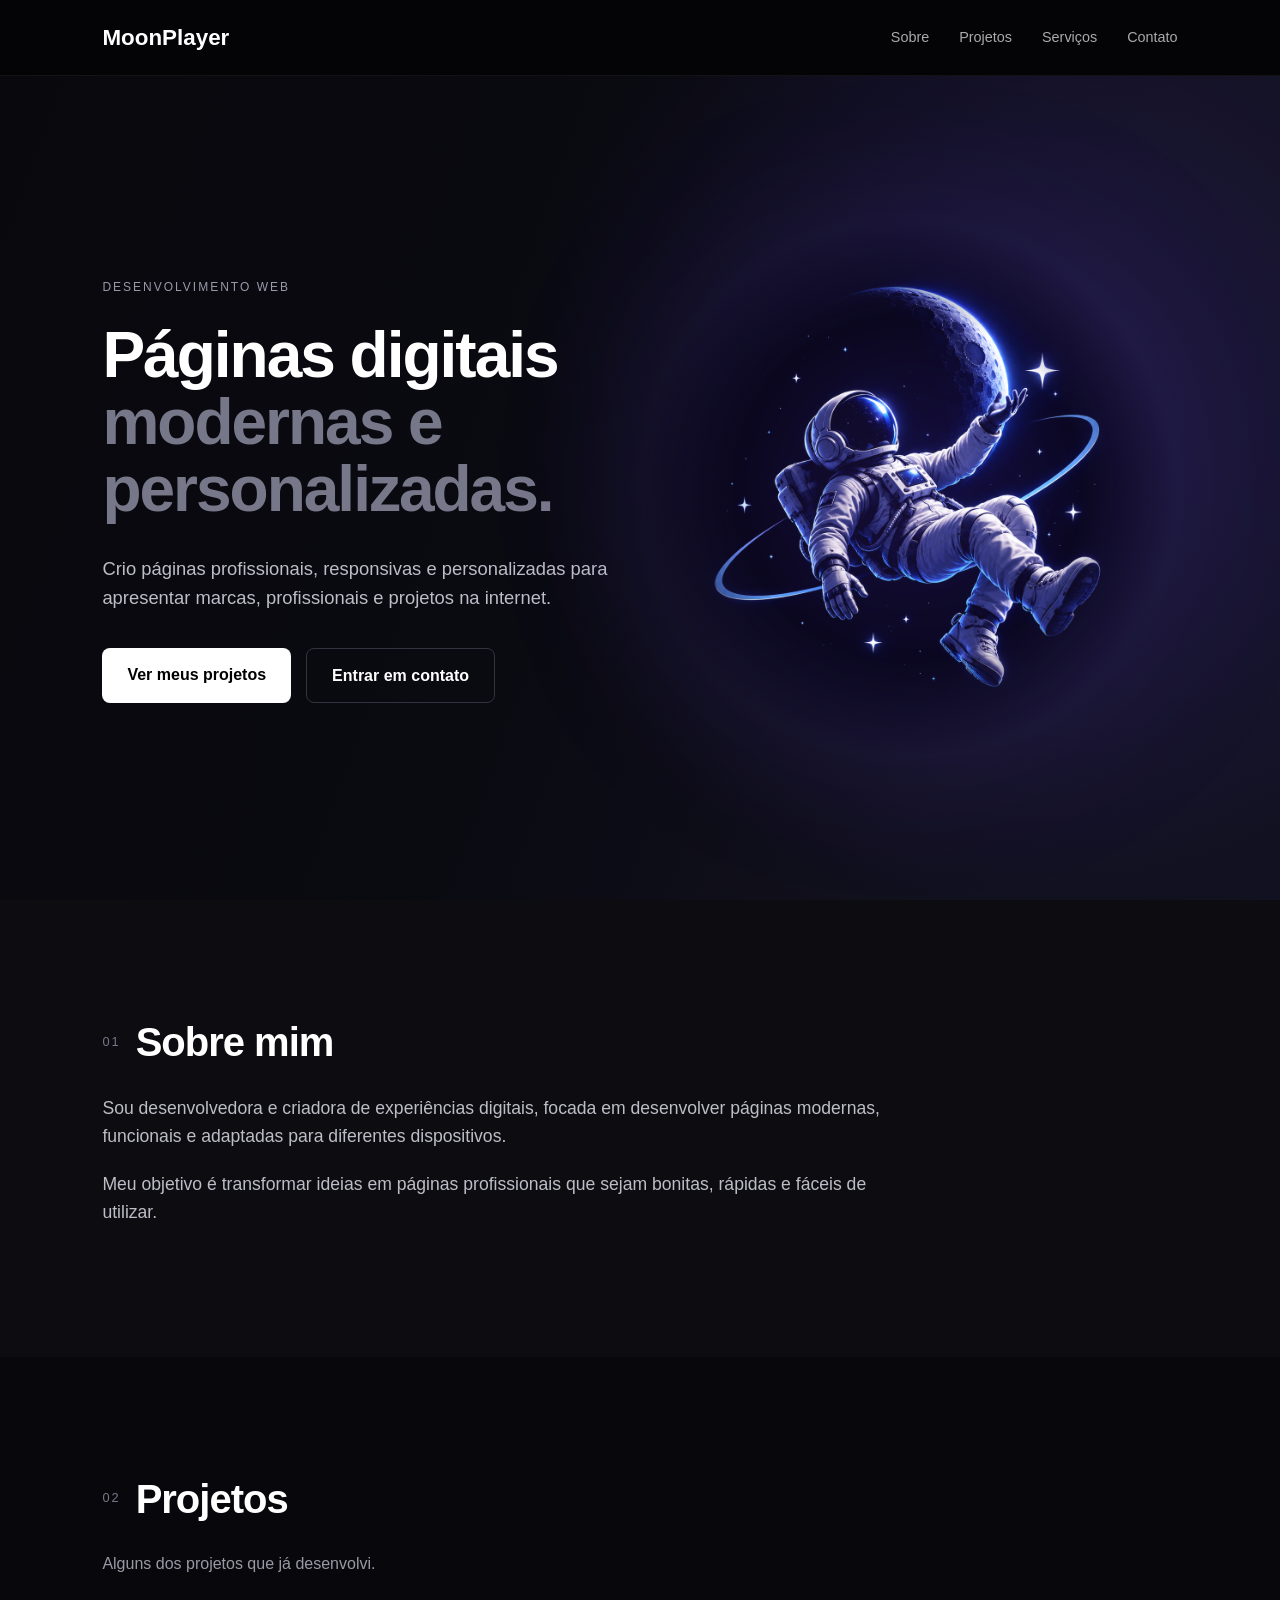
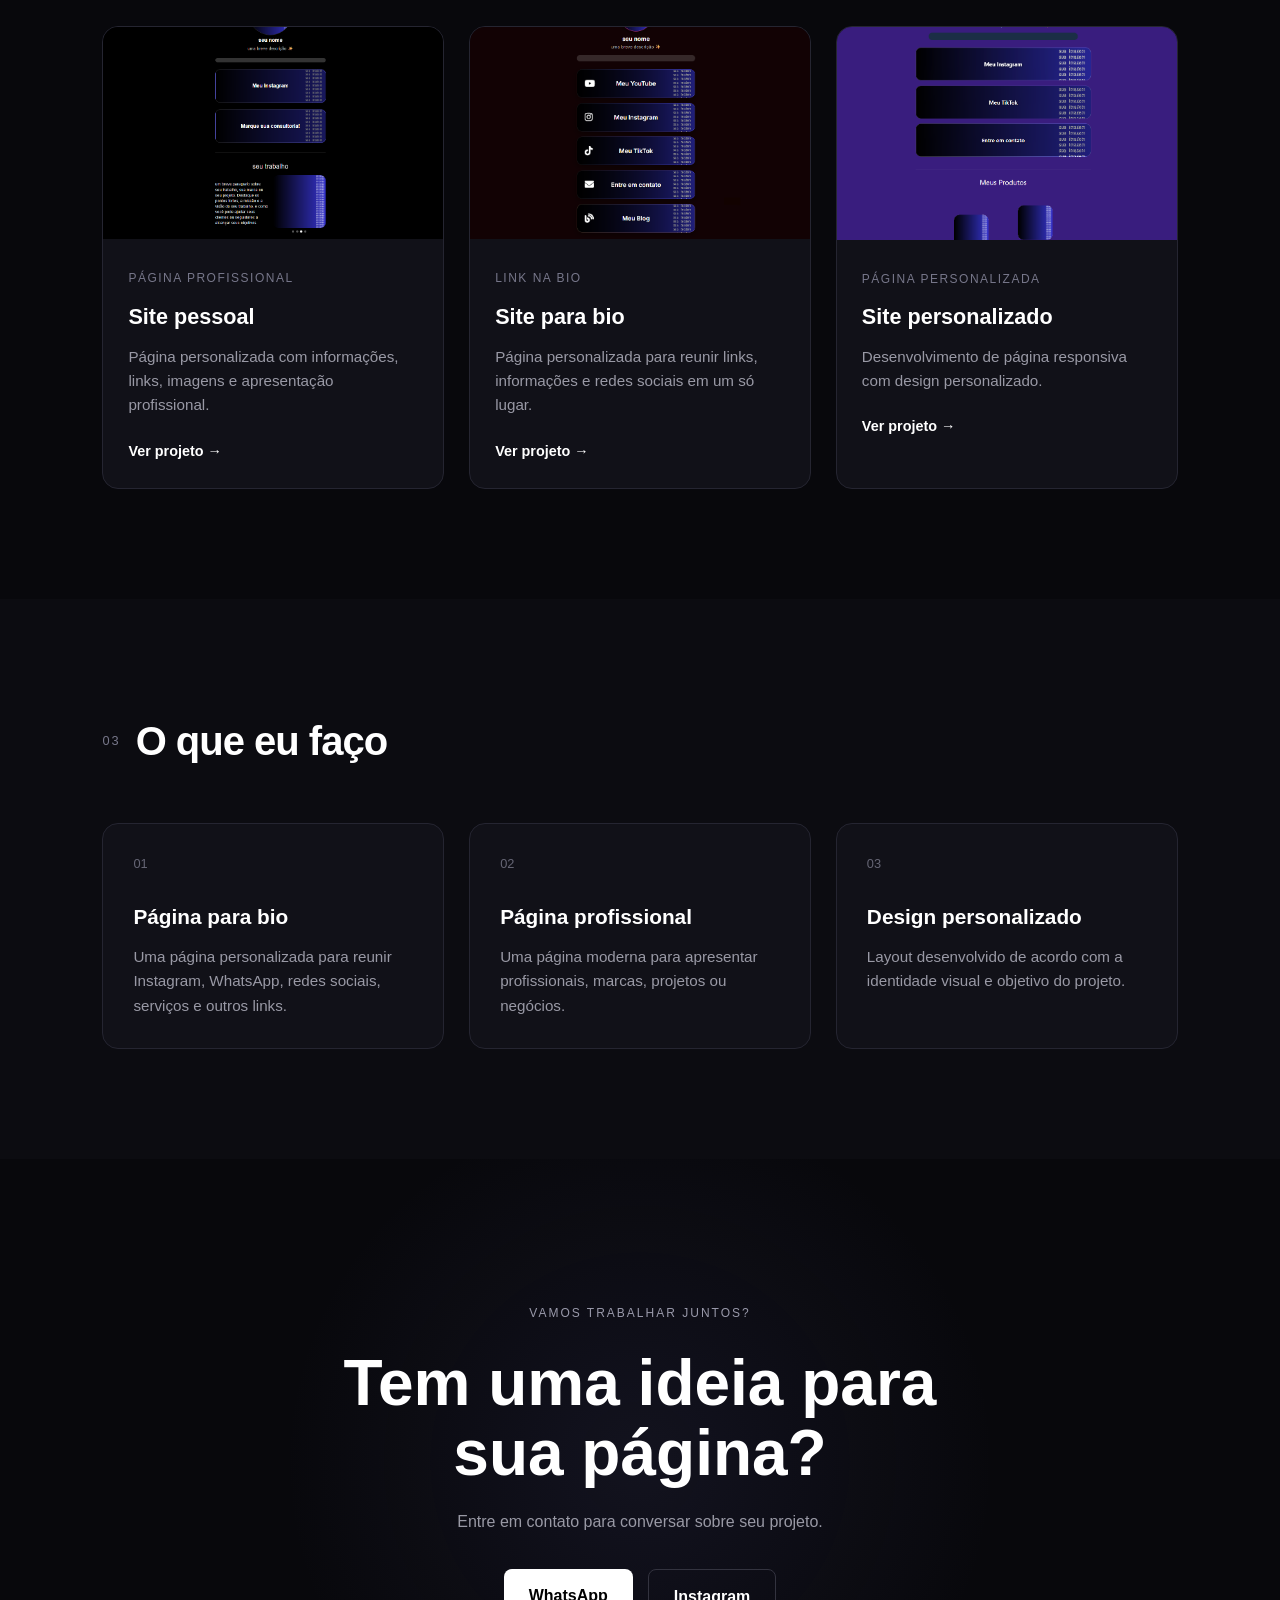
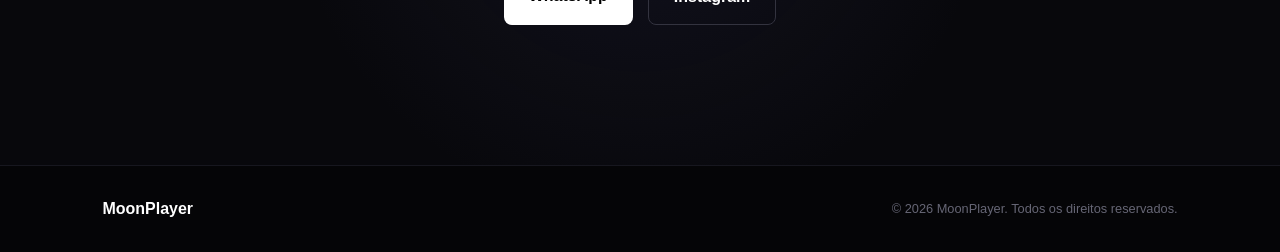
<file: index.html>
<!DOCTYPE html>
<html lang="pt-BR">

<head>
    <meta charset="UTF-8" />
    <meta name="viewport" content="width=device-width, initial-scale=1.0" />

    <title>MoonPlayer | Desenvolvimento Web</title>
    <!-- Ícone da Aba (Emoji de Lua) -->
    <link rel="icon"
        href="data:image/svg+xml,<svg xmlns=%22http://www.w3.org/2000/svg%22 viewBox=%220 0 100 100%22><text y=%22.9em%22 font-size=%2290%22>🌙</text></svg>" />

    <link rel="stylesheet" href="style.css" />
</head>

<body>

    <!-- HEADER -->
    <header class="header">

        <a href="#" class="logo">MoonPlayer</a>

        <nav>
            <a href="#sobre">Sobre</a>
            <a href="#projetos">Projetos</a>
            <a href="#servicos">Serviços</a>
            <a href="#contato">Contato</a>
        </nav>

    </header>

    <!-- HERO -->
    <section class="hero">

        <div class="hero-content">

            <span class="hero-tag">DESENVOLVIMENTO WEB</span>

            <h1>
                Páginas digitais
                <span>modernas e personalizadas.</span>
            </h1>

            <p>
                Crio páginas profissionais, responsivas e personalizadas
                para apresentar marcas, profissionais e projetos na internet.
            </p>

            <div class="hero-buttons">

                <a href="#projetos" class="btn primary">
                    Ver meus projetos
                </a>

                <a href="#contato" class="btn secondary">
                    Entrar em contato
                </a>

            </div>

        </div>
        <!-- LOGO NO LADO DIREITO (IMAGEM) -->
        <div class="hero-logo">
            <img src="assets/imageastro.png" alt="Lua MoonPlayer" class="moon-image" />
        </div>

    </section>


    <!-- SOBRE -->
    <section id="sobre" class="section">

        <div class="section-title">

            <span>01</span>

            <h2>Sobre mim</h2>

        </div>

        <div class="about-content">

            <div class="about-text">

                <p>
                    Sou desenvolvedora e criadora de experiências digitais,
                    focada em desenvolver páginas modernas, funcionais e
                    adaptadas para diferentes dispositivos.
                </p>

                <p>
                    Meu objetivo é transformar ideias em páginas profissionais
                    que sejam bonitas, rápidas e fáceis de utilizar.
                </p>

            </div>

        </div>

    </section>


    <!-- PROJETOS -->
    <section id="projetos" class="section projects-section">

        <div class="section-title">

            <span>02</span>

            <h2>Projetos</h2>

        </div>

        <p class="section-description">
            Alguns dos projetos que já desenvolvi.
        </p>


        <div class="projects-grid">


            <!-- PROJETO 1 -->
            <article class="project-card">

                <div class="project-image">

                    <img src="assets/image1.png" alt="Prévia do projeto 1" />

                </div>

                <div class="project-info">

                    <span class="project-category">
                        Página profissional
                    </span>

                    <h3>
                        Site pessoal
                    </h3>

                    <p>
                        Página personalizada com informações,
                        links, imagens e apresentação profissional.
                    </p>

                    <a href="./paginaproficional/index.html" target="_blank" class="project-link">
                        Ver projeto →
                    </a>

                </div>

            </article>


            <!-- PROJETO 2 -->
            <article class="project-card">

                <div class="project-image">

                    <img src="assets/image2.png" alt="Prévia do projeto 2" />

                </div>

                <div class="project-info">

                    <span class="project-category">
                        Link na bio
                    </span>

                    <h3>
                        Site para bio
                    </h3>

                    <p>
                        Página personalizada para reunir links,
                        informações e redes sociais em um só lugar.
                    </p>

                    <a href="./paginadelink/index.html" target="_blank" class="project-link">
                        Ver projeto →
                    </a>

                </div>

            </article>


            <!-- PROJETO 3 -->
            <article class="project-card">

                <div class="project-image">

                    <img src="assets/image3.png" alt="Prévia do projeto 3" />

                </div>

                <div class="project-info">

                    <span class="project-category">
                        Página personalizada
                    </span>

                    <h3>
                        Site personalizado
                    </h3>

                    <p>
                        Desenvolvimento de página responsiva
                        com design personalizado.
                    </p>

                    <a href="./paginapersonalizada/index.html" target="_blank" class="project-link">
                        Ver projeto →
                    </a>

                </div>

            </article>


        </div>

    </section>


    <!-- SERVIÇOS -->
    <section id="servicos" class="section services-section">

        <div class="section-title">

            <span>03</span>

            <h2>O que eu faço</h2>

        </div>


        <div class="services-grid">


            <div class="service-card">

                <div class="service-number">
                    01
                </div>

                <h3>
                    Página para bio
                </h3>

                <p>
                    Uma página personalizada para reunir
                    Instagram, WhatsApp, redes sociais,
                    serviços e outros links.
                </p>

            </div>


            <div class="service-card">

                <div class="service-number">
                    02
                </div>

                <h3>
                    Página profissional
                </h3>

                <p>
                    Uma página moderna para apresentar
                    profissionais, marcas, projetos ou negócios.
                </p>

            </div>


            <div class="service-card">

                <div class="service-number">
                    03
                </div>

                <h3>
                    Design personalizado
                </h3>

                <p>
                    Layout desenvolvido de acordo com
                    a identidade visual e objetivo do projeto.
                </p>

            </div>


        </div>

    </section>


    <!-- CONTATO -->
    <section id="contato" class="contact-section">

        <div class="contact-content">

            <span class="hero-tag">
                VAMOS TRABALHAR JUNTOS?
            </span>

            <h2>
                Tem uma ideia para sua página?
            </h2>

            <p>
                Entre em contato para conversar sobre seu projeto.
            </p>

            <div class="contact-buttons">

                <a href="https://wa.me/558183771811?text=Desejo%20fazer%20meu%20orçamento" class="btn primary"
                    target="_blank">
                    WhatsApp
                </a>

                <a href="https://www.instagram.com/moonplayer_studio?stkn=a29wYXo0MGtuN3My" class="btn secondary"
                    target="_blank">
                    Instagram
                </a>

            </div>

        </div>

    </section>


    <!-- FOOTER -->
    <footer class="footer">

        <div>
            <strong>MoonPlayer</strong>
        </div>

        <p>
            © 2026 MoonPlayer. Todos os direitos reservados.
        </p>

    </footer>


</body>

</html>
</file>
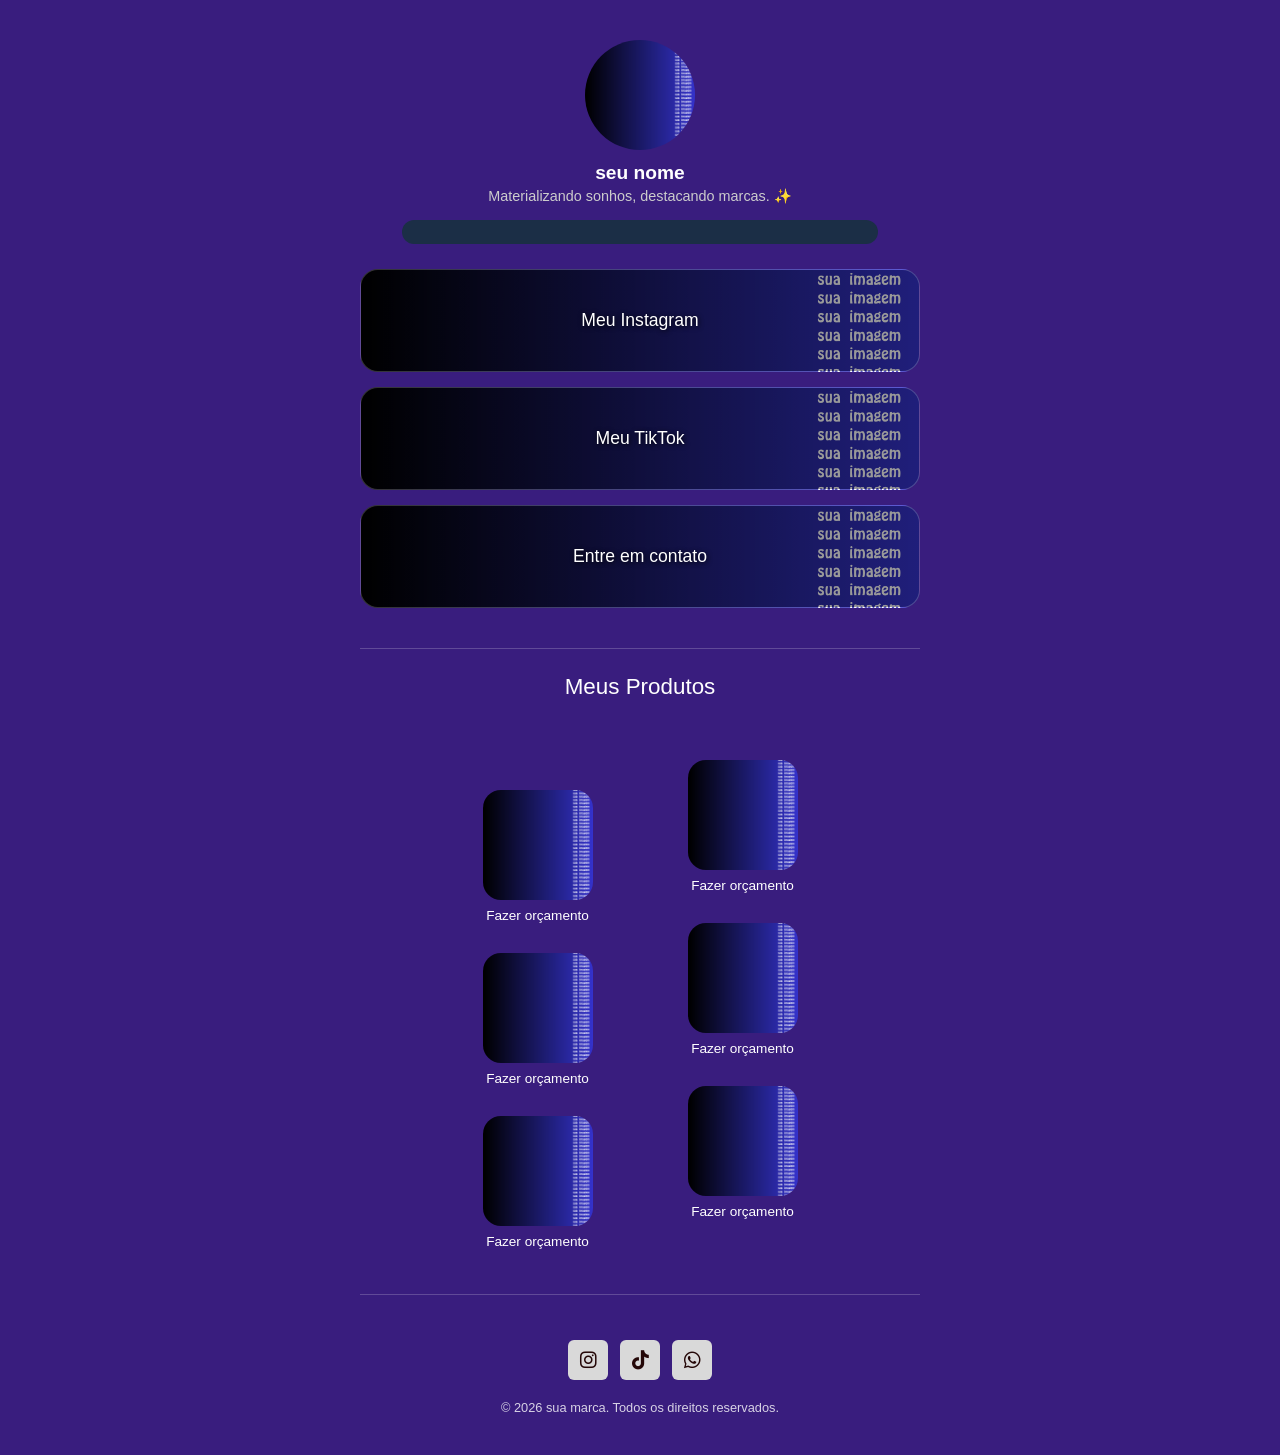
<file: pagina personalizada/index.html>
<!DOCTYPE html>
<html lang="pt-BR">

<head>
    <meta charset="UTF-8">
    <meta name="viewport" content="width=device-width, initial-scale=1.0">
    <title>Link na Bio & Produtos</title>
    <link rel="stylesheet" href="style.css">
    <!-- Ícones FontAwesome -->
    <link rel="stylesheet" href="https://cdnjs.cloudflare.com/ajax/libs/font-awesome/6.0.0/css/all.min.css">
</head>

<body>

    <!-- Container Principal Full Screen -->
    <main class="page-wrapper">
        <div class="container">

            <!-- Cabeçalho (Foto de Perfil, Nome e Bio) -->
            <header class="profile">
                <div class="avatar">
                    <img src="assets/image.png" alt="Foto de Perfil">
                </div>
                <h1 class="profile-name">seu nome</h1>
                <p class="profile-bio">Materializando sonhos, destacando marcas. ✨</p>
                <div class="divider-pill"></div>
            </header>

            <!-- Links Principais -->
            <section class="main-links">
                <!-- Adicionei a classe bg-insta -->
                <a href="https://www.instagram.com/moonplayer_studio?stkn=a29wYXo0MGtuN3My" target="_blank" class="btn-link bg-insta">Meu Instagram</a>

                <!-- Adicionei a classe bg-tiktok -->
                <a href="index.html" target="_blank" class="btn-link bg-tiktok">Meu TikTok</a>

                <!-- Adicionei a classe bg-whats -->
                <a href="index.html" target="_blank" class="btn-link bg-whats">Entre em
                    contato</a>
            </section>

            <hr class="section-divider">

            <!-- Seção de Produtos -->
            <section class="products-section">
                <h2>Meus Produtos</h2>

                <div class="products-grid">

                    <!-- Produto 1 -->
                    <a href="https://wa.me/558183771811?text=Desejo%20fazer%20um%20orçamento%20do%20Produto%201"
                        target="_blank" class="product-card">
                        <div class="product-image">
                            <img src="assets/image.png" alt="Produto 1">
                        </div>
                        <span class="product-label">Fazer orçamento</span>
                    </a>

                    <!-- Produto 2 -->
                    <a href="https://wa.me/558183771811?text=Desejo%20fazer%20um%20orçamento%20do%20Produto%202"
                        target="_blank" class="product-card">
                        <div class="product-image">
                            <img src="assets/image.png" alt="Produto 2">
                        </div>
                        <span class="product-label">Fazer orçamento</span>
                    </a>

                    <!-- Produto 3 -->
                    <a href="https://wa.me/558183771811?text=Desejo%20fazer%20um%20orçamento%20do%20Produto%203"
                        target="_blank" class="product-card">
                        <div class="product-image">
                            <img src="assets/image.png" alt="Produto 3">
                        </div>
                        <span class="product-label">Fazer orçamento</span>
                    </a>

                    <!-- Produto 4 -->
                    <a href="https://wa.me/558183771811?text=Desejo%20fazer%20um%20orçamento%20do%20Produto%204"
                        target="_blank" class="product-card">
                        <div class="product-image">
                            <img src="assets/image.png" alt="Produto 4">
                        </div>
                        <span class="product-label">Fazer orçamento</span>
                    </a>

                    <!-- Produto 5 -->
                    <a href="https://wa.me/558183771811?text=Desejo%20fazer%20um%20orçamento%20do%20Produto%205"
                        target="_blank" class="product-card">
                        <div class="product-image">
                            <img src="assets/image.png  " alt="Produto 5">
                        </div>
                        <span class="product-label">Fazer orçamento</span>
                    </a>

                    <!-- Produto 6 -->
                    <a href="https://wa.me/558183771811?text=Desejo%20fazer%20um%20orçamento%20do%20Produto%206"
                        target="_blank" class="product-card">
                        <div class="product-image">
                            <img src="assets/image.png" alt="Produto 6">
                        </div>
                        <span class="product-label">Fazer orçamento</span>
                    </a>

                </div>
            </section>

            <hr class="section-divider">

            <!-- Rodapé -->
            <footer class="footer">
                <div class="social-icons">
                    <a href="https://www.instagram.com/moonplayer_studio?stkn=a29wYXo0MGtuN3My" class="icon-box"><i class="fa-brands fa-instagram"></i></a>
                    <a href="#" class="icon-box"><i class="fa-brands fa-tiktok"></i></a>
                    <a href="https://wa.me/5581983771811" class="icon-box"><i class="fa-brands fa-whatsapp"></i></a>
                
                </div>
                <p>© 2026 sua marca. Todos os direitos reservados.</p>
            </footer>

        </div>
    </main>

</body>

</html>
</file>
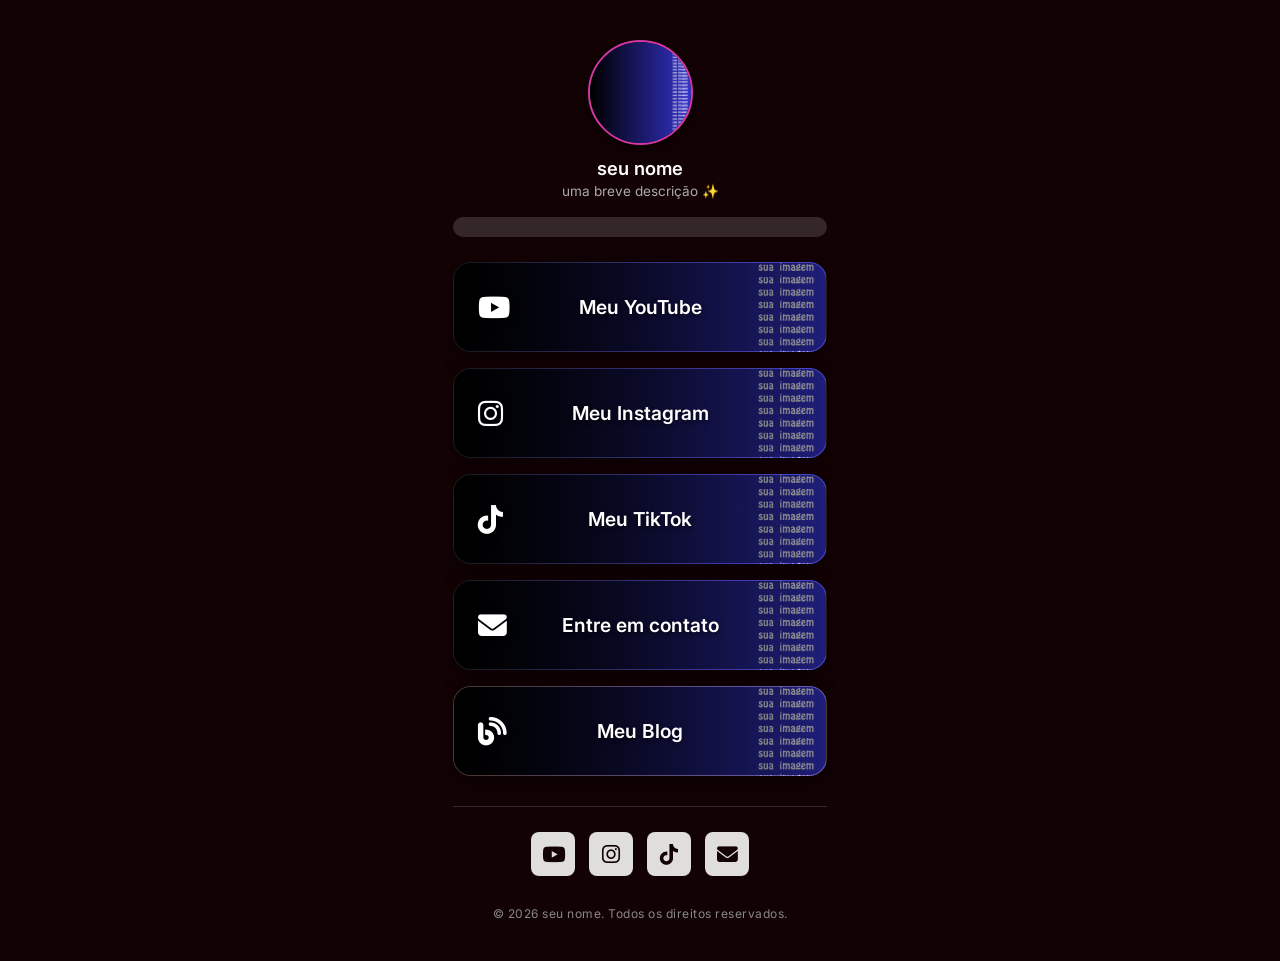
<file: paginadelink/index.html>
<!DOCTYPE html>
<html lang="pt-br">

<head>
    <meta charset="UTF-8">
    <meta name="viewport" content="width=device-width, initial-scale=1.0">
    <title>Links</title>
    <link rel="stylesheet" href="style.css">
    <!--  FAVICON DE CEREJA NA ABA DO NAVEGADOR -->
    <!-- Ícone da Aba (Emoji de Lua) -->
    <link rel="icon"
        href="data:image/svg+xml,<svg xmlns=%22http://www.w3.org/2000/svg%22 viewBox=%220 0 100 100%22><text y=%22.9em%22 font-size=%2290%22>🌙</text></svg>" />
    <!-- Ícones FontAwesome -->
    <link rel="stylesheet" href="https://cdnjs.cloudflare.com/ajax/libs/font-awesome/6.4.0/css/all.min.css">
    <!-- Fonte Inter -->
    <link href="https://fonts.googleapis.com/css2?family=Inter:wght@400;500;600;700&display=swap" rel="stylesheet">
</head>

<body>

    <main class="links-container">

        <!-- Perfil -->
        <header class="profile-header">
            <div class="profile-avatar">
                <img src="assets/image.png" alt="Foto de Perfil">
            </div>
            <h1 class="profile-name">seu nome</h1>
            <p class="profile-bio">uma breve descrição ✨</p>
            <div class="highlight-pill"></div>
        </header>

        <!-- Cards com Imagens de Fundo -->
        <section class="links-list">

            <!-- Card 1: YouTube -->
            <a href="#" target="_blank" class="link-card card-youtube">
                <div class="card-overlay"></div>
                <div class="card-content">
                    <i class="fa-brands fa-youtube card-icon"></i>
                    <span class="card-text">Meu YouTube</span>
                </div>
            </a>

            <!-- Card 2: Instagram -->
            <a href="https://www.instagram.com/moonplayer_studio?stkn=a29wYXo0MGtuN3My" target="_blank"
                class="link-card card-instagram">
                <div class="card-overlay"></div>
                <div class="card-content">
                    <i class="fa-brands fa-instagram card-icon"></i>
                    <span class="card-text">Meu Instagram</span>
                </div>
            </a>

            <!-- Card 3: TikTok -->
            <a href="#" target="_blank" class="link-card card-tiktok">
                <div class="card-overlay"></div>
                <div class="card-content">
                    <i class="fa-brands fa-tiktok card-icon"></i>
                    <span class="card-text">Meu TikTok</span>
                </div>
            </a>

            <!-- Card 4: Entre em Contato -->
            <a href="#" target="_blank" class="link-card card-contato">
                <div class="card-overlay"></div>
                <div class="card-content">
                    <i class="fa-solid fa-envelope card-icon"></i>
                    <span class="card-text">Entre em contato</span>
                </div>
            </a>

            <!-- Card: Blog -->
            <a href="index.html" target="_blank" class="link-card card-blog">
                <div class="card-overlay"></div>
                <div class="card-content">
                    <i class="fa-solid fa-blog card-icon"></i>
                    <span class="card-text">Meu Blog</span>
                </div>
            </a>

        </section>

        <hr class="divider">

        <!-- Rodapé -->
        <footer class="footer-section">
            <div class="social-icons">
                <a href="#" target="_blank" class="social-box"><i class="fa-brands fa-youtube"></i></a>
                <a href="https://www.instagram.com/moonplayer_studio?stkn=a29wYXo0MGtuN3My" target="_blank"
                    class="social-box"><i class="fa-brands fa-instagram"></i></a>
                <a href="#" target="_blank" class="social-box"><i class="fa-brands fa-tiktok"></i></a>
                <a href="#" target="_blank" class="social-box" title="E-mail">
                    <i class="fa-solid fa-envelope"></i>
                </a>
            </div>

            <!-- Texto de Direitos Autorais no Rodapé -->
            <p class="copyright-text">© 2026 seu nome. Todos os direitos reservados.</p>
        </footer>

    </main>

</body>

</html>
</file>
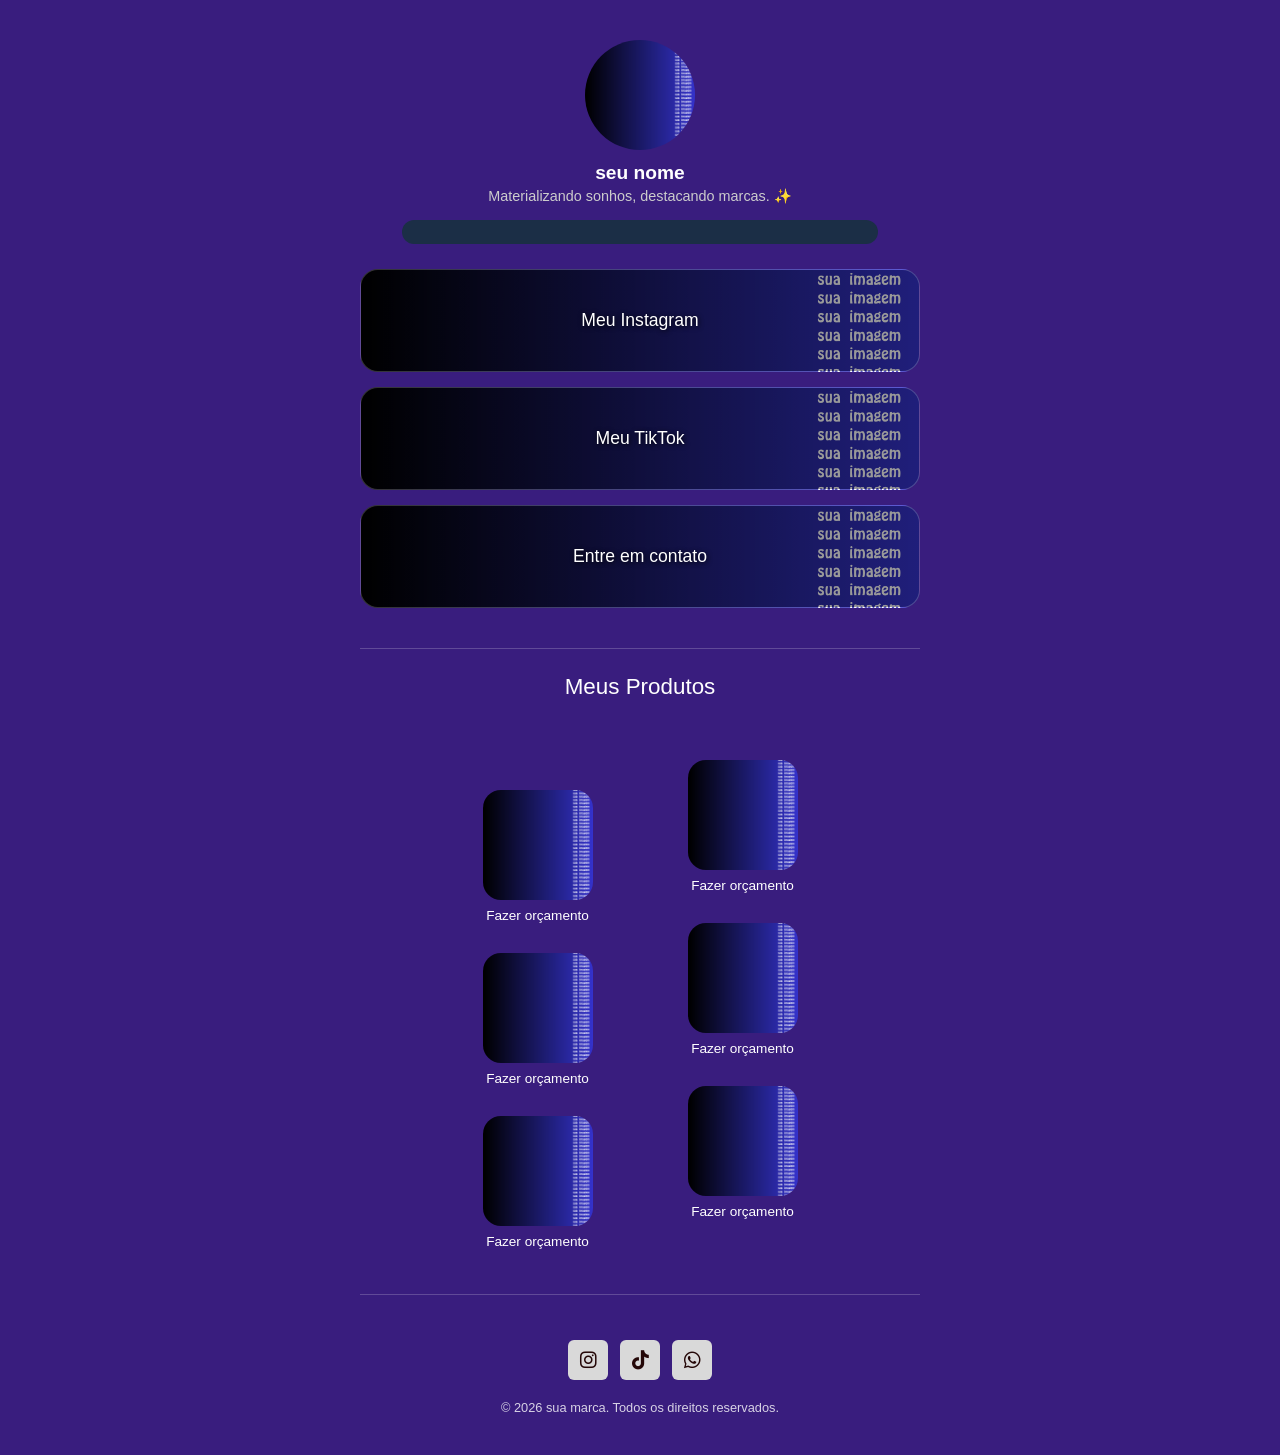
<file: paginapersonalizada/index.html>
<!DOCTYPE html>
<html lang="pt-BR">

<head>
    <meta charset="UTF-8">
    <meta name="viewport" content="width=device-width, initial-scale=1.0">
    <title>Link na Bio & Produtos</title>
    <link rel="stylesheet" href="style.css">
    <!-- Ícones FontAwesome -->

    <!-- Ícone da Aba (Emoji de Lua) -->
    <link rel="icon"
        href="data:image/svg+xml,<svg xmlns=%22http://www.w3.org/2000/svg%22 viewBox=%220 0 100 100%22><text y=%22.9em%22 font-size=%2290%22>🌙</text></svg>" />

    <link rel="stylesheet" href="https://cdnjs.cloudflare.com/ajax/libs/font-awesome/6.0.0/css/all.min.css">
</head>

<body>

    <!-- Container Principal Full Screen -->
    <main class="page-wrapper">
        <div class="container">

            <!-- Cabeçalho (Foto de Perfil, Nome e Bio) -->
            <header class="profile">
                <div class="avatar">
                    <img src="assets/image.png" alt="Foto de Perfil">
                </div>
                <h1 class="profile-name">seu nome</h1>
                <p class="profile-bio">Materializando sonhos, destacando marcas. ✨</p>
                <div class="divider-pill"></div>
            </header>

            <!-- Links Principais -->
            <section class="main-links">
                <!-- Adicionei a classe bg-insta -->
                <a href="https://www.instagram.com/moonplayer_studio?stkn=a29wYXo0MGtuN3My" target="_blank"
                    class="btn-link bg-insta">Meu Instagram</a>

                <!-- Adicionei a classe bg-tiktok -->
                <a href="index.html" target="_blank" class="btn-link bg-tiktok">Meu TikTok</a>

                <!-- Adicionei a classe bg-whats -->
                <a href="index.html" target="_blank" class="btn-link bg-whats">Entre em
                    contato</a>
            </section>

            <hr class="section-divider">

            <!-- Seção de Produtos -->
            <section class="products-section">
                <h2>Meus Produtos</h2>

                <div class="products-grid">

                    <!-- Produto 1 -->
                    <a href="https://wa.me/558183771811?text=Desejo%20fazer%20um%20orçamento%20do%20Produto%201"
                        target="_blank" class="product-card">
                        <div class="product-image">
                            <img src="assets/image.png" alt="Produto 1">
                        </div>
                        <span class="product-label">Fazer orçamento</span>
                    </a>

                    <!-- Produto 2 -->
                    <a href="https://wa.me/558183771811?text=Desejo%20fazer%20um%20orçamento%20do%20Produto%202"
                        target="_blank" class="product-card">
                        <div class="product-image">
                            <img src="assets/image.png" alt="Produto 2">
                        </div>
                        <span class="product-label">Fazer orçamento</span>
                    </a>

                    <!-- Produto 3 -->
                    <a href="https://wa.me/558183771811?text=Desejo%20fazer%20um%20orçamento%20do%20Produto%203"
                        target="_blank" class="product-card">
                        <div class="product-image">
                            <img src="assets/image.png" alt="Produto 3">
                        </div>
                        <span class="product-label">Fazer orçamento</span>
                    </a>

                    <!-- Produto 4 -->
                    <a href="https://wa.me/558183771811?text=Desejo%20fazer%20um%20orçamento%20do%20Produto%204"
                        target="_blank" class="product-card">
                        <div class="product-image">
                            <img src="assets/image.png" alt="Produto 4">
                        </div>
                        <span class="product-label">Fazer orçamento</span>
                    </a>

                    <!-- Produto 5 -->
                    <a href="https://wa.me/558183771811?text=Desejo%20fazer%20um%20orçamento%20do%20Produto%205"
                        target="_blank" class="product-card">
                        <div class="product-image">
                            <img src="assets/image.png  " alt="Produto 5">
                        </div>
                        <span class="product-label">Fazer orçamento</span>
                    </a>

                    <!-- Produto 6 -->
                    <a href="https://wa.me/558183771811?text=Desejo%20fazer%20um%20orçamento%20do%20Produto%206"
                        target="_blank" class="product-card">
                        <div class="product-image">
                            <img src="assets/image.png" alt="Produto 6">
                        </div>
                        <span class="product-label">Fazer orçamento</span>
                    </a>

                </div>
            </section>

            <hr class="section-divider">

            <!-- Rodapé -->
            <footer class="footer">
                <div class="social-icons">
                    <a href="https://www.instagram.com/moonplayer_studio?stkn=a29wYXo0MGtuN3My" class="icon-box"><i
                            class="fa-brands fa-instagram"></i></a>
                    <a href="#" class="icon-box"><i class="fa-brands fa-tiktok"></i></a>
                    <a href="https://wa.me/5581983771811" class="icon-box"><i class="fa-brands fa-whatsapp"></i></a>

                </div>
                <p>© 2026 sua marca. Todos os direitos reservados.</p>
            </footer>

        </div>
    </main>

</body>

</html>
</file>
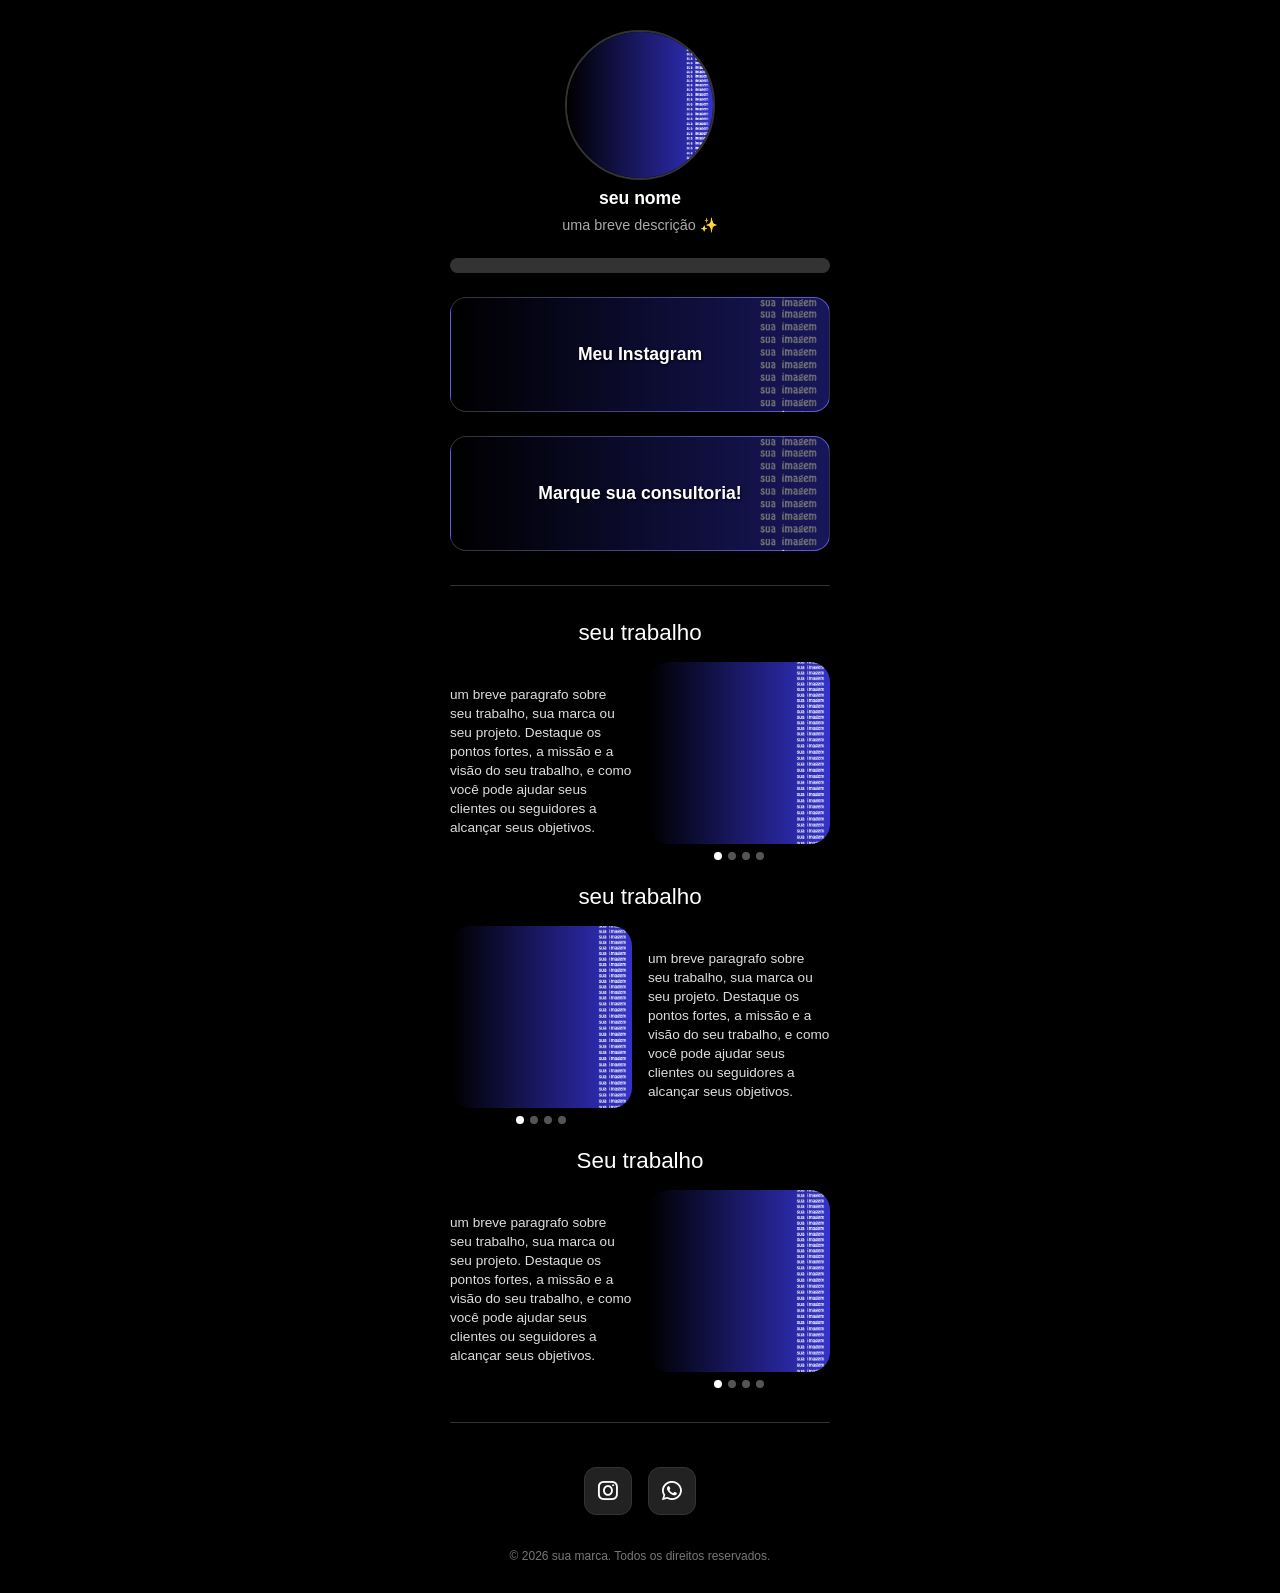
<file: paginaproficional/index.html>
<!DOCTYPE html>
<html lang="pt-BR">

<head>
    <meta charset="UTF-8">
    <meta name="viewport" content="width=device-width, initial-scale=1.0">
    <title>pagina proficional</title>
    <link rel="stylesheet" href="style.css">
    <!-- Biblioteca de ícones (Font Awesome) -->

    <!-- Ícone da Aba (Emoji de Lua) -->
    <link rel="icon"
        href="data:image/svg+xml,<svg xmlns=%22http://www.w3.org/2000/svg%22 viewBox=%220 0 100 100%22><text y=%22.9em%22 font-size=%2290%22>🌙</text></svg>" />

    <link rel="stylesheet" href="https://cdnjs.cloudflare.com/ajax/libs/font-awesome/6.5.1/css/all.min.css">
</head>

<body>

    <div class="container">

        <!-- Header / Perfil -->
        <div class="profile">
            <!-- Substitua a URL abaixo pela sua foto -->
            <img src="assets/image.png" alt="Foto de Perfil" class="profile-img">
            <h1 class="profile-name">seu nome</h1>
            <p class="profile-phrase">uma breve descrição ✨</p>
        </div>

        <!-- Barra cinza superior -->
        <div class="divider-bar"></div>

        <!-- Botões principais -->
        <!-- Botão 1: Meu Instagram -->
        <a href="https://www.instagram.com/moonplayer_studio?stkn=a29wYXo0MGtuN3My" target="_blank" class="btn-link"
            style="background-image: url('assets/image.png');">
            <span>Meu Instagram</span>
        </a>

        <!-- Botão 2: Marque sua aula Experimental -->
        <a href="https://wa.me/558182649586?text=Desejo%20fazer%20um%20orçamento" target="_blank" class="btn-link"
            style="background-image: url('assets/image.png');">
            <span>Marque sua consultoria!</span>
        </a>
        <hr class="section-divider">

        <!-- Seção Jiu-Jitsu Caverna -->
        <div class="content-section">
            <h2 class="section-title">seu trabalho</h2>
            <div class="grid-row">
                <div class="text-box">
                    um breve paragrafo sobre seu trabalho, sua marca ou seu projeto. Destaque os pontos fortes, a missão
                    e a visão do seu trabalho, e como você pode ajudar seus clientes ou seguidores a alcançar seus
                    objetivos.
                </div>
                <div class="carousel-container">
                    <div class="carousel-box" id="carousel-jiujitsu">
                        <!-- Substitua as URLs das imagens pelas suas -->
                        <img src="assets/image.png" class="active" alt="Jiu Jitsu 1">
                        <img src="assets/image.png" alt="Jiu Jitsu 2">
                        <img src="assets/image.png" alt="Jiu Jitsu 3">
                        <img src="assets/image.png" alt="Jiu Jitsu 4">
                    </div>
                    <div class="carousel-dots" id="dots-jiujitsu">
                        <span class="dot active" onclick="setSlide('carousel-jiujitsu', 'dots-jiujitsu', 0)"></span>
                        <span class="dot" onclick="setSlide('carousel-jiujitsu', 'dots-jiujitsu', 1)"></span>
                        <span class="dot" onclick="setSlide('carousel-jiujitsu', 'dots-jiujitsu', 2)"></span>
                        <span class="dot" onclick="setSlide('carousel-jiujitsu', 'dots-jiujitsu', 3)"></span>
                    </div>
                </div>
            </div>
        </div>

        <!-- Seção Judô Caverna -->
        <div class="content-section">
            <h2 class="section-title">seu trabalho</h2>
            <div class="grid-row">
                <div class="carousel-container">
                    <div class="carousel-box" id="carousel-judo">
                        <!-- Substitua as URLs das imagens pelas suas -->
                        <img src="assets/image.png" class="active" alt="Judo 1">
                        <img src="assets/image.png" alt="Judo 2">
                        <img src="assets/image.png" alt="Judo 3">
                        <img src="assets/image.png" alt="Judo 4">
                    </div>
                    <div class="carousel-dots" id="dots-judo">
                        <span class="dot active" onclick="setSlide('carousel-judo', 'dots-judo', 0)"></span>
                        <span class="dot" onclick="setSlide('carousel-judo', 'dots-judo', 1)"></span>
                        <span class="dot" onclick="setSlide('carousel-judo', 'dots-judo', 2)"></span>
                        <span class="dot" onclick="setSlide('carousel-judo', 'dots-judo', 3)"></span>
                    </div>
                </div>
                <div class="text-box">
                    um breve paragrafo sobre seu trabalho, sua marca ou seu projeto. Destaque os pontos fortes, a missão
                    e a visão do seu trabalho, e como você pode ajudar seus clientes ou seguidores a alcançar seus
                    objetivos.
                </div>
            </div>
        </div>


        <!-- Seção Treinamento Funcional Caverna -->
        <div class="content-section">
            <h2 class="section-title">Seu trabalho</h2>
            <div class="grid-row">
                <div class="text-box">
                    um breve paragrafo sobre seu trabalho, sua marca ou seu projeto. Destaque os pontos fortes, a missão
                    e a visão do seu trabalho, e como você pode ajudar seus clientes ou seguidores a alcançar seus
                    objetivos.
                </div>
                <div class="carousel-container">
                    <div class="carousel-box" id="carousel-funcional">
                        <!-- Substitua as URLs das imagens pelas suas -->
                        <img src="assets/image.png" class="active" alt="Treinamento Funcional 1">
                        <img src="assets/image.png" alt="Treinamento Funcional 2">
                        <img src="assets/image.png" alt="Treinamento Funcional 3">
                        <img src="assets/image.png" alt="Treinamento Funcional 4">
                    </div>
                    <div class="carousel-dots" id="dots-funcional">
                        <span class="dot active" onclick="setSlide('carousel-funcional', 'dots-funcional', 0)"></span>
                        <span class="dot" onclick="setSlide('carousel-funcional', 'dots-funcional', 1)"></span>
                        <span class="dot" onclick="setSlide('carousel-funcional', 'dots-funcional', 2)"></span>
                        <span class="dot" onclick="setSlide('carousel-funcional', 'dots-funcional', 3)"></span>
                    </div>
                </div>
            </div>
        </div>

        <hr class="section-divider">

        <!-- Ícones e Rodapé -->
        <!-- Ícones e Rodapé -->
        <div class="social-icons">
            <!-- Ícone Instagram -->
            <a href="https://www.instagram.com/moonplayer_studio?stkn=a29wYXo0MGtuN3My" target="_blank" class="icon-box"
                aria-label="Instagram">
                <i class="fa-brands fa-instagram"></i>
            </a>

            <!-- Ícone WhatsApp -->
            <a href="https://wa.me/558183771811?text=Desejo%20fazer%20meu%20orçamento" target="_blank" class="icon-box"
                aria-label="WhatsApp">
                <i class="fa-brands fa-whatsapp"></i>
            </a>
        </div>

        <footer>
            © 2026 sua marca. Todos os direitos reservados.
        </footer>

    </div>

    <!-- Script para controle do mini carrossel -->
    <!-- Script para controle e automação dos carrosséis -->
    <script>
        // Função para mudar o slide manualmente ao clicar nos pontos
        function setSlide(carouselId, dotsId, index) {
            const carousel = document.getElementById(carouselId);
            const dots = document.getElementById(dotsId);

            if (!carousel || !dots) return;

            const images = carousel.querySelectorAll('img');
            const dotList = dots.querySelectorAll('.dot');

            images.forEach(img => img.classList.remove('active'));
            dotList.forEach(dot => dot.classList.remove('active'));

            if (images[index]) images[index].classList.add('active');
            if (dotList[index]) dotList[index].classList.add('active');
        }

        // Função para avançar para a próxima foto do carrossel
        function nextSlide(carouselId, dotsId) {
            const carousel = document.getElementById(carouselId);
            if (!carousel) return;

            const images = carousel.querySelectorAll('img');
            let currentIndex = 0;

            // Descobre qual imagem está ativa no momento
            images.forEach((img, index) => {
                if (img.classList.contains('active')) {
                    currentIndex = index;
                }
            });

            // Calcula o próximo índice (retorna para o 0 ao chegar ao fim)
            const nextIndex = (currentIndex + 1) % images.length;
            setSlide(carouselId, dotsId, nextIndex);
        }

        // Inicia a transição automática para todos os carrosséis da página
        function startAutoCarousels() {
            const tempoTroca = 3000; // Tempo em milissegundos (3000ms = 3 segundos)

            // Lista de carrosséis para rodar sozinho
            const carousels = [
                { id: 'carousel-jiujitsu', dots: 'dots-jiujitsu' },
                { id: 'carousel-judo', dots: 'dots-judo' },
                { id: 'carousel-funcional', dots: 'dots-funcional' }
            ];

            carousels.forEach(item => {
                setInterval(() => {
                    nextSlide(item.id, item.dots);
                }, tempoTroca);
            });
        }

        // Executa a automação quando a página carregar
        document.addEventListener('DOMContentLoaded', startAutoCarousels);
    </script>
</body>

</html>
</file>
<file: style.css>
* {
    margin: 0;
    padding: 0;
    box-sizing: border-box;
}

html {
    scroll-behavior: smooth;
}

body {
    font-family: Arial, Helvetica, sans-serif;
    background: #08080c;
    color: #ffffff;
    line-height: 1.6;
}


/* =========================
   HEADER
========================= */

.header {
    width: 100%;
    height: 76px;
    padding: 0 8%;
    display: flex;
    align-items: center;
    justify-content: space-between;
    background: rgba(5, 5, 7, 0.9);
    border-bottom: 1px solid rgba(255, 255, 255, 0.06);
    position: sticky;
    top: 0;
    z-index: 100;
    backdrop-filter: blur(12px);
}

.logo {
    color: #ffffff;
    text-decoration: none;
    font-size: 1.4rem;
    font-weight: 700;
}

nav {
    display: flex;
    gap: 30px;
}

nav a {
    color: #aaaaaa;
    text-decoration: none;
    font-size: 0.9rem;
    transition: 0.3s;
}

nav a:hover {
    color: #ffffff;
}


/* =========================
   HERO
========================= */

.hero {
    min-height: calc(100vh - 76px);
    padding: 0 8%;
    display: grid;
    grid-template-columns: 1fr 1fr;
    align-items: center;
    position: relative;
    overflow: hidden;
    background:
        radial-gradient(
            circle at 80% 40%,
            rgba(104, 70, 255, 0.18),
            transparent 45%
        ),
        linear-gradient(
            110deg,
            #08080d 0%,
            #0a0a11 45%,
            #11101d 75%,
            #121121 100%
        );
}

.hero-content {
    max-width: 650px;
    z-index: 2;
}

.hero-tag {
    display: inline-block;
    color: #9999aa;
    font-size: 0.75rem;
    letter-spacing: 2px;
    margin-bottom: 25px;
}

.hero h1 {
    font-size: clamp(2.5rem, 5vw, 4.5rem);
    line-height: 1.05;
    letter-spacing: -2px;
    margin-bottom: 30px;
}

.hero h1 span {
    display: block;
    color: #77778a;
}

.hero p {
    max-width: 550px;
    color: #bdbdc7;
    font-size: 1.15rem;
    margin-bottom: 35px;
}


/* =========================
   HERO LOGO (IMAGEM)
========================= */

.hero-logo {
    position: relative;
    z-index: 2;
    display: flex;
    align-items: center;
    justify-content: center;
    width: 100%;
}

/* Glow roxo suave ao fundo */
.hero-logo::before {
    content: "";
    position: absolute;
    width: 350px;
    height: 350px;
    border-radius: 50%;
    background: #6846ff;
    filter: blur(130px);
    opacity: 0.3;
    pointer-events: none;
}

.moon-image {
    position: relative;
    z-index: 2;
    width: 100%;
    max-width: 680px;
    height: auto;
    object-fit: contain;

    /* 1. Transforma o quadrado em uma área circular */
    border-radius: 50%;

    /* 2. Aplica um gradiente suave de transparência do centro para as bordas */
    -webkit-mask-image: radial-gradient(circle at center, rgba(0, 0, 0, 1) 45%, rgba(0, 0, 0, 0) 70%);
    mask-image: radial-gradient(circle at center, rgba(0, 0, 0, 1) 45%, rgba(0, 0, 0, 0) 70%);

    /* 3. Garante a mesclagem dos tons escuros */
    mix-blend-mode: screen;

    /* Brilho neon atrás da imagem */
    filter: drop-shadow(0 0 30px rgba(104, 70, 255, 0.5));
    
    /* Animação de flutuação */
    animation: float 6s ease-in-out infinite;
}
/* Animação suave de flutuação */
@keyframes float {
    0%, 100% {
        transform: translateY(0px);
    }
    50% {
        transform: translateY(-12px);
    }
}


/* =========================
   BUTTONS
========================= */

.hero-buttons,
.contact-buttons {
    display: flex;
    gap: 15px;
    flex-wrap: wrap;
}

.btn {
    display: inline-block;
    padding: 14px 25px;
    border-radius: 8px;
    text-decoration: none;
    font-weight: 600;
    transition: 0.3s;
}

.btn.primary {
    background: #ffffff;
    color: #000000;
}

.btn.primary:hover {
    transform: translateY(-2px);
    background: #dddddd;
}

.btn.secondary {
    color: #ffffff;
    border: 1px solid #33333f;
}

.btn.secondary:hover {
    background: #171720;
    border-color: #555565;
}


/* =========================
   SECTIONS
========================= */

.section {
    padding: 110px 8%;
    background: #0c0c11;
}

.projects-section {
    background: #08080c;
}

.services-section {
    background: #0c0c11;
}

.section-title {
    display: flex;
    align-items: center;
    gap: 15px;
    margin-bottom: 20px;
}

.section-title span {
    color: #77778a;
    font-size: 0.8rem;
    letter-spacing: 2px;
}

.section-title h2 {
    font-size: 2.5rem;
    letter-spacing: -1px;
}

.section-description {
    color: #9999a5;
    margin-bottom: 50px;
}


/* =========================
   ABOUT
========================= */

.about-content {
    max-width: 800px;
}

.about-text p {
    color: #bdbdc7;
    font-size: 1.1rem;
    margin-bottom: 20px;
}


/* =========================
   PROJECTS
========================= */

.projects-grid {
    display: grid;
    grid-template-columns: repeat(3, 1fr);
    gap: 25px;
}

.project-card {
    overflow: hidden;
    background: #111118;
    border: 1px solid #252531;
    border-radius: 16px;
    transition: 0.3s;
}

.project-card:hover {
    transform: translateY(-6px);
    border-color: #444453;
}

.project-image {
    width: 100%;
    aspect-ratio: 16 / 10;
    overflow: hidden;
    background: #171720;
}

.project-image img {
    width: 100%;
    height: 100%;
    object-fit: cover;
    display: block;
    transition: 0.4s;
}

.project-card:hover .project-image img {
    transform: scale(1.04);
}

.project-info {
    padding: 25px;
}

.project-category {
    color: #77778a;
    font-size: 0.75rem;
    text-transform: uppercase;
    letter-spacing: 1.5px;
}

.project-info h3 {
    font-size: 1.35rem;
    margin: 10px 0;
}

.project-info p {
    color: #9999a5;
    font-size: 0.95rem;
    margin-bottom: 20px;
}

.project-link {
    color: #ffffff;
    text-decoration: none;
    font-weight: 600;
    font-size: 0.9rem;
}

.project-link:hover {
    text-decoration: underline;
}


/* =========================
   SERVICES
========================= */

.services-grid {
    display: grid;
    grid-template-columns: repeat(3, 1fr);
    gap: 25px;
    margin-top: 50px;
}

.service-card {
    padding: 30px;
    background: #111118;
    border: 1px solid #252531;
    border-radius: 16px;
}

.service-number {
    color: #666675;
    font-size: 0.8rem;
    margin-bottom: 25px;
}

.service-card h3 {
    font-size: 1.3rem;
    margin-bottom: 12px;
}

.service-card p {
    color: #9999a5;
    font-size: 0.95rem;
}


/* =========================
   CONTACT
========================= */

.contact-section {
    padding: 140px 8%;
    text-align: center;
    background:
        radial-gradient(
            circle at center,
            rgba(80, 80, 140, 0.15),
            transparent 50%
        ),
        #08080c;
}

.contact-content {
    max-width: 700px;
    margin: auto;
}

.contact-section h2 {
    font-size: clamp(2.5rem, 5vw, 4rem);
    line-height: 1.1;
    margin-bottom: 20px;
}

.contact-section p {
    color: #9999a5;
    margin-bottom: 35px;
}

.contact-buttons {
    justify-content: center;
}


/* =========================
   FOOTER
========================= */

.footer {
    padding: 30px 8%;
    display: flex;
    justify-content: space-between;
    align-items: center;
    background: #050507;
    border-top: 1px solid #17171f;
}

.footer p {
    color: #666675;
    font-size: 0.8rem;
}


/* =========================
   RESPONSIVE
========================= */

@media (max-width: 900px) {
    .hero {
        grid-template-columns: 1fr;
        padding-top: 60px;
        padding-bottom: 60px;
        gap: 40px;
    }

    .hero-content {
        max-width: 100%;
        text-align: center;
    }

    .hero-buttons {
        justify-content: center;
    }

    .projects-grid,
    .services-grid {
        grid-template-columns: 1fr 1fr;
    }
}

@media (max-width: 650px) {
    .header {
        height: auto;
        padding: 20px 6%;
        flex-direction: column;
        gap: 15px;
    }

    nav {
        gap: 15px;
    }

    nav a {
        font-size: 0.8rem;
    }

    .hero {
        padding: 50px 6%;
    }

    .hero h1 {
        letter-spacing: -1px;
    }

    .section {
        padding: 80px 6%;
    }

    .projects-grid,
    .services-grid {
        grid-template-columns: 1fr;
    }

    .footer {
        flex-direction: column;
        gap: 10px;
        text-align: center;
    }
}
</file>
<file: pagina personalizada/style.css>
/* Reset básico */
* {
    margin: 0;
    padding: 0;
    box-sizing: border-box;
    font-family: 'Segoe UI', Tahoma, Geneva, Verdana, sans-serif;
}

/* Ocupa 100% da altura e largura da tela do dispositivo */
html, body {
    width: 100%;
    min-height: 100vh;
    background-color: #391d7e; /* Cor de fundo principal em tela cheia */
    color: #ffffff;
}

/* Envolvente principal que garante o preenchimento total */
.page-wrapper {
    width: 100%;
    min-height: 100vh;
    display: flex;
    justify-content: center;
    align-items: flex-start;
    padding: 20px 10px;
}

/* Container de conteúdo */
.container {
    width: 100%;
    max-width: 480px; /* Largura ideal para manter o formato de app no PC */
    display: flex;
    flex-direction: column;
    align-items: center;
    padding: 20px;
}

/* Perfil */
.profile {
    display: flex;
    flex-direction: column;
    align-items: center;
    width: 100%;
    margin-bottom: 25px;
}

.avatar {
    width: 110px;
    height: 110px;
    border-radius: 50%;
    background-color: #d9d9d9;
    overflow: hidden;
    margin-bottom: 12px;
}

.avatar img {
    width: 100%;
    height: 100%;
    object-fit: cover;
}

.profile-name {
    font-size: 1.2rem;
    font-weight: 600;
    margin-bottom: 4px;
}

.profile-bio {
    font-size: 0.9rem;
    color: #cccccc;
    margin-bottom: 15px;
}

.divider-pill {
    width: 85%;
    height: 24px;
    background-color: #1b2e46;
    border-radius: 12px;
}

/* Links Principais */
.main-links {
    width: 100%;
    display: flex;
    flex-direction: column;
    gap: 15px;
    margin-bottom: 25px;
}

/* 1. Altere algumas coisas na sua classe .btn-link original: */
.btn-link {
    display: flex;
    justify-content: center;
    align-items: center;
    width: 100%;
    padding: 40px;
    
    /* Configurações para a imagem de fundo se ajustar perfeitamente */
    background-size: cover; 
    background-position: center;
    background-repeat: no-repeat;
    
    color: #ffffff; /* 👈 Mudamos para texto branco para dar contraste com imagens */
    text-shadow: 1px 1px 5px rgba(0, 0, 0, 0.9); /* 👈 Sombra no texto para ele não sumir na imagem */
    
    text-align: center;
    text-decoration: none;
    font-size: 1.1rem;
    font-weight: 500;
    border-radius: 18px;
    transition: transform 0.2s, filter 0.2s;
    border: 1px solid rgba(255, 255, 255, 0.2); /* Bordinha opcional para ficar elegante */
}

.btn-link:hover {
    transform: translateY(-2px);
    filter: brightness(1.2); /* Deixa a imagem um pouco mais clara ao passar o mouse */
}

/* 2. Adicione estas NOVAS CLASSES no final do seu CSS: */

.bg-insta {
    /* O linear-gradient escurece a imagem em 40% para o texto branco aparecer bem */
    background-image: linear-gradient(rgba(0, 0, 0, 0.4), rgba(0, 0, 0, 0.4)), url('assets/image.png');
}

.bg-tiktok {
    background-image: linear-gradient(rgba(0, 0, 0, 0.4), rgba(0, 0, 0, 0.4)), url('assets/image.png');
}

.bg-whats {
    background-image: linear-gradient(rgba(0, 0, 0, 0.4), rgba(0, 0, 0, 0.4)), url('assets/image.png');
}

/* Divisores */
.section-divider {
    width: 100%;
    border: none;
    border-top: 1px solid rgba(255, 255, 255, 0.2);
    margin: 15px 0 25px 0;
}

/* Seção de Produtos */
.products-section {
    width: 100%;
    text-align: center;
}

.products-section h2 {
    font-size: 1.4rem;
    font-weight: 400;
    margin-bottom: 90px;
}

/* Grade dos Produtos */
.products-grid {
    display: grid;
    grid-template-columns: repeat(2, 1fr);
    
    gap: 50px 55px;            /* 👈 O 1.º value (10px) controla a distância VERTICAL e o 2.º (15px) a HORIZONTAL */
    
    max-width: 380px;          /* 👈 Aproxima as duas colunas puxando os itens para o centro */
    margin: 0 auto;            /* Centraliza a grade na tela */
    justify-items: center;
    margin-bottom: 30px;        /* Espaço entre a grade e o rodapé */
}

.product-card {
    display: flex;
    flex-direction: column;
    align-items: center;
    text-decoration: none;
    color: #ffffff;
    width: 100%;
    transition: transform 0.2s;
}

.product-card:hover {
    transform: scale(1.05);
}

/* Efeito alternado ziguezague */
.product-card:nth-child(even) {
    margin-top: -30px;
}

.product-image {
    width: 95px;
    height: 95px;
    background-color: #d9d9d9;
    border-radius: 18px;
    overflow: hidden;
    margin-bottom: 8px;
}

.product-image img {
    width: 100%;
    height: 100%;
    object-fit: cover;
}

.product-label {
    font-size: 0.85rem;
    color: #ffffff;
    text-align: center;
}

/* Rodapé */
.footer {
    width: 100%;
    display: flex;
    flex-direction: column;
    align-items: center;
    gap: 20px;
    margin-top: 20px;
}

.social-icons {
    display: flex;
    gap: 12px;
}

.icon-box {
    width: 40px;
    height: 40px;
    background-color: #d9d9d9;
    display: flex;
    align-items: center;
    justify-content: center;
    color: #240707;
    text-decoration: none;
    border-radius: 6px;
    font-size: 1.2rem;
}

.footer p {
    color: #ffffff;
    font-size: 0.8rem;
    text-decoration: none;
    opacity: 0.8;
}


/* Responsividade para Telas Grandes (Notebooks/Monitores) */
@media (min-width: 768px) {
    .container {
        max-width: 600px; /* Aumenta um pouco a largura para telas maiores sem perder o estilo */
    }
    
    .products-grid {
        gap: 30px;
    }

    .product-image {
        width: 110px;
        height: 110px;
    }
}
</file>
<file: paginadelink/style.css>
/* RESET BÁSICO */
* {
    margin: 0;
    padding: 0;
    box-sizing: border-box;
    font-family: 'Inter', sans-serif;
}

body {
    background-color: #120204; /* Fundo vinho escuro de luxo */
    color: #ffffff;
    display: flex;
    justify-content: center;
    align-items: center;
    min-height: 100vh;
    padding: 20px 0;
}

.links-container {
    width: 100%;
    max-width: 414px;
    padding: 20px;
    display: flex;
    flex-direction: column;
    align-items: center;
}

/* PERFIL */
.profile-header {
    display: flex;
    flex-direction: column;
    align-items: center;
    text-align: center;
    width: 100%;
    margin-bottom: 25px;
}

.profile-avatar {
    width: 105px;
    height: 105px;
    border-radius: 50%;
    background-color: #222;
    overflow: hidden;
    margin-bottom: 12px;
    border: 2px solid #d437a5; /* Borda dourada sutil */
    box-shadow: 0 4px 15px rgba(0,0,0,0.5);
}

.profile-avatar img {
    width: 100%;
    height: 100%;
    object-fit: cover;
}

.profile-name {
    font-size: 1.15rem;
    font-weight: 600;
    color: #ffffff;
    margin-bottom: 4px;
}

.profile-bio {
    font-size: 0.85rem;
    color: #aaaaaa;
    margin-bottom: 18px;
}

.highlight-pill {
    width: 100%;
    height: 20px;
    background: rgba(255, 255, 255, 0.15);
    border-radius: 20px;
    backdrop-filter: blur(5px);
}

/* LISTA DE CARDS */
.links-list {
    width: 100%;
    display: flex;
    flex-direction: column;
    gap: 16px;
}

/* CARDS COM IMAGEM DE FUNDO */
.link-card {
    position: relative;
    width: 100%;
    height: 90px;
    border-radius: 18px;
    overflow: hidden;
    text-decoration: none;
    display: flex;
    align-items: center;
    background-size: cover;
    background-position: center;
    background-repeat: no-repeat;
    border: 1px solid rgba(255, 255, 255, 0.1);
    box-shadow: 0 6px 18px rgba(0, 0, 0, 0.4);
    transition: transform 0.25s ease, border-color 0.25s ease, box-shadow 0.25s ease;
}

/* IMAGENS DE FUNDO DOS CARDS */
.card-youtube {
    background-image: url('assets/image.png');
}

.card-instagram {
    background-image: url('assets/image.png');
}

.card-tiktok {
    background-image: url('assets/image.png');
}

.card-contato {
    background-image: url('assets/image.png');
}
.card-blog{
    background-image: url('assets/image.png');
}

/* MÁSCARA ESCURA (DEIXA A FOTO DE FUNDO VISÍVEL E O TEXTO LENDO FÁCIL) */
.card-overlay {
    position: absolute;
    top: 0;
    left: 0;
    width: 100%;
    height: 100%;
    background: linear-gradient(90deg, rgba(0,0,0,0.8) 0%, rgba(0,0,0,0.4) 100%);
    z-index: 1;
    transition: background 0.25s ease;
}

.link-card:hover {
    transform: translateY(-4px);
    border-color: #e01090; /* Realce dourado ao passar o mouse */
    box-shadow: 0 8px 25px rgba(0, 0, 0, 0.7);
}

.link-card:hover .card-overlay {
    background: linear-gradient(90deg, rgba(0,0,0,0.7) 0%, rgba(0,0,0,0.2) 100%);
}

/* CONTEÚDO DENTRO DO CARD */
.card-content {
    position: relative;
    z-index: 2;
    width: 100%;
    padding: 0 24px;
    display: flex;
    align-items: center;
}

.card-icon {
    font-size: 1.8rem;
    color: #ffffff;
    position: absolute;
    left: 24px;
    filter: drop-shadow(0 2px 4px rgba(0,0,0,0.5));
}

.card-text {
    width: 100%;
    text-align: center;
    font-size: 1.2rem;
    font-weight: 600;
    color: #ffffff;
    text-shadow: 0 2px 4px rgba(0,0,0,0.6);
}

/* DIVISOR E RODAPÉ */
.divider {
    width: 100%;
    border: none;
    border-top: 1px solid rgba(255, 255, 255, 0.15);
    margin: 30px 0 25px 0;
}

.footer-section {
    width: 100%;
    display: flex;
    flex-direction: column;
    align-items: center;
    gap: 20px;
}

.social-icons {
    display: flex;
    justify-content: center;
    gap: 14px;
}

.social-box {
    width: 44px;
    height: 44px;
    background-color: rgba(247, 246, 246, 0.9);
    border-radius: 8px;
    display: flex;
    justify-content: center;
    align-items: center;
    color: #120204;
    font-size: 1.3rem;
    text-decoration: none;
    transition: transform 0.2s ease, background-color 0.2s ease;
}

.social-box:hover {
    transform: scale(1.08);
    background-color: #e01090; /* Transição dourada ao focar */
    color: #ffffff;
}

.privacy-link {
    color: #888888;
    font-size: 0.8rem;
    text-decoration: none;
    transition: color 0.2s ease;
}

.privacy-link:hover {
    color: #ffffff;
}
.copyright-text {
    color: #888888;
    font-size: 0.75rem;
    text-align: center;
    margin-top: 10px;
    letter-spacing: 0.5px;
}



/* Estilo do Card do Blog */
.card-blog {
    border: 1px solid rgba(229, 184, 143, 0.3);
}

.card-blog:hover {
    border-color: #e5b88f;
    transform: translateY(-2px); /* Efeito de elevação ao passar o mouse */
}
</file>
<file: paginapersonalizada/style.css>
/* Reset básico */
* {
    margin: 0;
    padding: 0;
    box-sizing: border-box;
    font-family: 'Segoe UI', Tahoma, Geneva, Verdana, sans-serif;
}

/* Ocupa 100% da altura e largura da tela do dispositivo */
html, body {
    width: 100%;
    min-height: 100vh;
    background-color: #391d7e; /* Cor de fundo principal em tela cheia */
    color: #ffffff;
}

/* Envolvente principal que garante o preenchimento total */
.page-wrapper {
    width: 100%;
    min-height: 100vh;
    display: flex;
    justify-content: center;
    align-items: flex-start;
    padding: 20px 10px;
}

/* Container de conteúdo */
.container {
    width: 100%;
    max-width: 480px; /* Largura ideal para manter o formato de app no PC */
    display: flex;
    flex-direction: column;
    align-items: center;
    padding: 20px;
}

/* Perfil */
.profile {
    display: flex;
    flex-direction: column;
    align-items: center;
    width: 100%;
    margin-bottom: 25px;
}

.avatar {
    width: 110px;
    height: 110px;
    border-radius: 50%;
    background-color: #d9d9d9;
    overflow: hidden;
    margin-bottom: 12px;
}

.avatar img {
    width: 100%;
    height: 100%;
    object-fit: cover;
}

.profile-name {
    font-size: 1.2rem;
    font-weight: 600;
    margin-bottom: 4px;
}

.profile-bio {
    font-size: 0.9rem;
    color: #cccccc;
    margin-bottom: 15px;
}

.divider-pill {
    width: 85%;
    height: 24px;
    background-color: #1b2e46;
    border-radius: 12px;
}

/* Links Principais */
.main-links {
    width: 100%;
    display: flex;
    flex-direction: column;
    gap: 15px;
    margin-bottom: 25px;
}

/* 1. Altere algumas coisas na sua classe .btn-link original: */
.btn-link {
    display: flex;
    justify-content: center;
    align-items: center;
    width: 100%;
    padding: 40px;
    
    /* Configurações para a imagem de fundo se ajustar perfeitamente */
    background-size: cover; 
    background-position: center;
    background-repeat: no-repeat;
    
    color: #ffffff; /* 👈 Mudamos para texto branco para dar contraste com imagens */
    text-shadow: 1px 1px 5px rgba(0, 0, 0, 0.9); /* 👈 Sombra no texto para ele não sumir na imagem */
    
    text-align: center;
    text-decoration: none;
    font-size: 1.1rem;
    font-weight: 500;
    border-radius: 18px;
    transition: transform 0.2s, filter 0.2s;
    border: 1px solid rgba(255, 255, 255, 0.2); /* Bordinha opcional para ficar elegante */
}

.btn-link:hover {
    transform: translateY(-2px);
    filter: brightness(1.2); /* Deixa a imagem um pouco mais clara ao passar o mouse */
}

/* 2. Adicione estas NOVAS CLASSES no final do seu CSS: */

.bg-insta {
    /* O linear-gradient escurece a imagem em 40% para o texto branco aparecer bem */
    background-image: linear-gradient(rgba(0, 0, 0, 0.4), rgba(0, 0, 0, 0.4)), url('assets/image.png');
}

.bg-tiktok {
    background-image: linear-gradient(rgba(0, 0, 0, 0.4), rgba(0, 0, 0, 0.4)), url('assets/image.png');
}

.bg-whats {
    background-image: linear-gradient(rgba(0, 0, 0, 0.4), rgba(0, 0, 0, 0.4)), url('assets/image.png');
}

/* Divisores */
.section-divider {
    width: 100%;
    border: none;
    border-top: 1px solid rgba(255, 255, 255, 0.2);
    margin: 15px 0 25px 0;
}

/* Seção de Produtos */
.products-section {
    width: 100%;
    text-align: center;
}

.products-section h2 {
    font-size: 1.4rem;
    font-weight: 400;
    margin-bottom: 90px;
}

/* Grade dos Produtos */
.products-grid {
    display: grid;
    grid-template-columns: repeat(2, 1fr);
    
    gap: 50px 55px;            /* 👈 O 1.º value (10px) controla a distância VERTICAL e o 2.º (15px) a HORIZONTAL */
    
    max-width: 380px;          /* 👈 Aproxima as duas colunas puxando os itens para o centro */
    margin: 0 auto;            /* Centraliza a grade na tela */
    justify-items: center;
    margin-bottom: 30px;        /* Espaço entre a grade e o rodapé */
}

.product-card {
    display: flex;
    flex-direction: column;
    align-items: center;
    text-decoration: none;
    color: #ffffff;
    width: 100%;
    transition: transform 0.2s;
}

.product-card:hover {
    transform: scale(1.05);
}

/* Efeito alternado ziguezague */
.product-card:nth-child(even) {
    margin-top: -30px;
}

.product-image {
    width: 95px;
    height: 95px;
    background-color: #d9d9d9;
    border-radius: 18px;
    overflow: hidden;
    margin-bottom: 8px;
}

.product-image img {
    width: 100%;
    height: 100%;
    object-fit: cover;
}

.product-label {
    font-size: 0.85rem;
    color: #ffffff;
    text-align: center;
}

/* Rodapé */
.footer {
    width: 100%;
    display: flex;
    flex-direction: column;
    align-items: center;
    gap: 20px;
    margin-top: 20px;
}

.social-icons {
    display: flex;
    gap: 12px;
}

.icon-box {
    width: 40px;
    height: 40px;
    background-color: #d9d9d9;
    display: flex;
    align-items: center;
    justify-content: center;
    color: #240707;
    text-decoration: none;
    border-radius: 6px;
    font-size: 1.2rem;
}

.footer p {
    color: #ffffff;
    font-size: 0.8rem;
    text-decoration: none;
    opacity: 0.8;
}


/* Responsividade para Telas Grandes (Notebooks/Monitores) */
@media (min-width: 768px) {
    .container {
        max-width: 600px; /* Aumenta um pouco a largura para telas maiores sem perder o estilo */
    }
    
    .products-grid {
        gap: 30px;
    }

    .product-image {
        width: 110px;
        height: 110px;
    }
}
</file>
<file: paginaproficional/style.css>
/* Estilos Gerais */
    * {
        box-sizing: border-box;
        margin: 0;
        padding: 0;
        font-family: Arial, Helvetica, sans-serif;
    }

    body {
        background-color: #000000;
        /* Fundo Preto */
        color: #ffffff;
        display: flex;
        justify-content: center;
        min-height: 100vh;
    }

    .container {
        width: 100%;
        max-width: 420px;
        /* Layout estilo mobile link-in-bio */
        padding: 30px 20px;
        display: flex;
        flex-direction: column;
        align-items: center;
        gap: 24px;
    }

    /* Seção Perfil Header */
    .profile {
        display: flex;
        flex-direction: column;
        align-items: center;
        gap: 8px;
        text-align: center;
    }

    .profile-img {
        width: 150px;
        height: 150px;
        border-radius: 50%;
        object-fit: cover;
        border: 2px solid #333;
    }

    .profile-name {
        font-size: 1.1rem;
        font-weight: bold;
    }

    .profile-phrase {
        font-size: 0.9rem;
        color: #aaaaaa;
    }

    .divider-bar {
        width: 100%;
        height: 15px;
        background-color: #333333;
        border-radius: 20px;
    }

    /* Botões Principais */
    /* Botões Principais com Imagem de Fundo */
    .btn-link {
        width: 100%;
        min-height: 60px;
        padding: 46px 20px;
        color: #ffffff;
        /* Texto branco */
        text-decoration: none;
        text-align: center;
        font-weight: bold;
        font-size: 1.1rem;
        border-radius: 16px;
        display: flex;
        align-items: center;
        justify-content: center;

        /* Configuração da imagem de fundo */
        background-size: cover;
        background-position: center;
        position: relative;
        overflow: hidden;

        /* Borda sutil para dar acabamento */
        border: 1px solid rgba(255, 255, 255, 0.2);
        box-shadow: 0 4px 15px rgba(0, 0, 0, 0.5);
        transition: transform 0.2s ease, filter 0.2s ease;
    }

    /* Camada escura por cima da imagem para deixar o texto 100% legível */
    .btn-link::before {
        content: "";
        position: absolute;
        top: 0;
        left: 0;
        right: 0;
        bottom: 0;
        background: rgba(0, 0, 0, 0.55);
        /* Escurece 55% a foto de fundo */
        z-index: 1;
    }

    /* Garante que o texto fique acima da camada escura */
    .btn-link span {
        position: relative;
        z-index: 2;
        text-shadow: 1px 1px 3px rgba(0, 0, 0, 0.9);
    }

    /* Efeito ao passar o mouse */
    .btn-link:hover {
        transform: scale(1.02);
        filter: brightness(1.1);
    }

    .section-divider {
        width: 100%;
        border: 0;
        border-top: 1px solid #333333;
        margin: 10px 0;
    }

    /* Seções de Conteúdo (Jiu-Jitsu / Judô) */
    .content-section {
        width: 100%;
        display: flex;
        flex-direction: column;
        gap: 16px;
    }

    .section-title {
        text-align: center;
        font-size: 1.4rem;
        font-weight: normal;
    }

    .grid-row {
        display: flex;
        align-items: center;
        gap: 16px;
    }

    .text-box {
        flex: 1;
        font-size: 0.85rem;
        line-height: 1.4;
        color: #dddddd;
    }

    /* Carrossel de Fotos */
    .carousel-container {
        flex: 1;
        display: flex;
        flex-direction: column;
        align-items: center;
        gap: 8px;
    }

    .carousel-box {
        width: 100%;
        aspect-ratio: 1 / 1;
        background-color: #222222;
        border-radius: 20px;
        overflow: hidden;
        position: relative;
    }

    .carousel-box img {
        width: 100%;
        height: 100%;
        object-fit: cover;
        display: none;
    }

    .carousel-box img.active {
        display: block;
    }

    .carousel-dots {
        display: flex;
        gap: 6px;
    }

    .dot {
        width: 8px;
        height: 8px;
        border-radius: 50%;
        background-color: #555555;
        cursor: pointer;
    }

    .dot.active {
        background-color: #ffffff;
    }

    .social-icons {
        display: flex;
        gap: 16px;
        justify-content: center;
        margin-top: 10px;
    }

    .icon-box {
        width: 48px;
        height: 48px;
        background-color: #222222;
        /* Fundo escuro elegante */
        border: 1px solid #333333;
        border-radius: 12px;
        display: flex;
        align-items: center;
        justify-content: center;
        color: #ffffff;
        /* Cor dos ícones */
        font-size: 1.4rem;
        text-decoration: none;
        transition: all 0.2s ease;
    }

    /* Efeito ao passar o mouse */
    .icon-box:hover {
        background-color: #ffffff;
        color: #000000;
        transform: translateY(-3px);
    }

    footer {
        font-size: 0.75rem;
        color: #777777;
        text-align: center;
        margin-top: 10px;
    }
</file>
